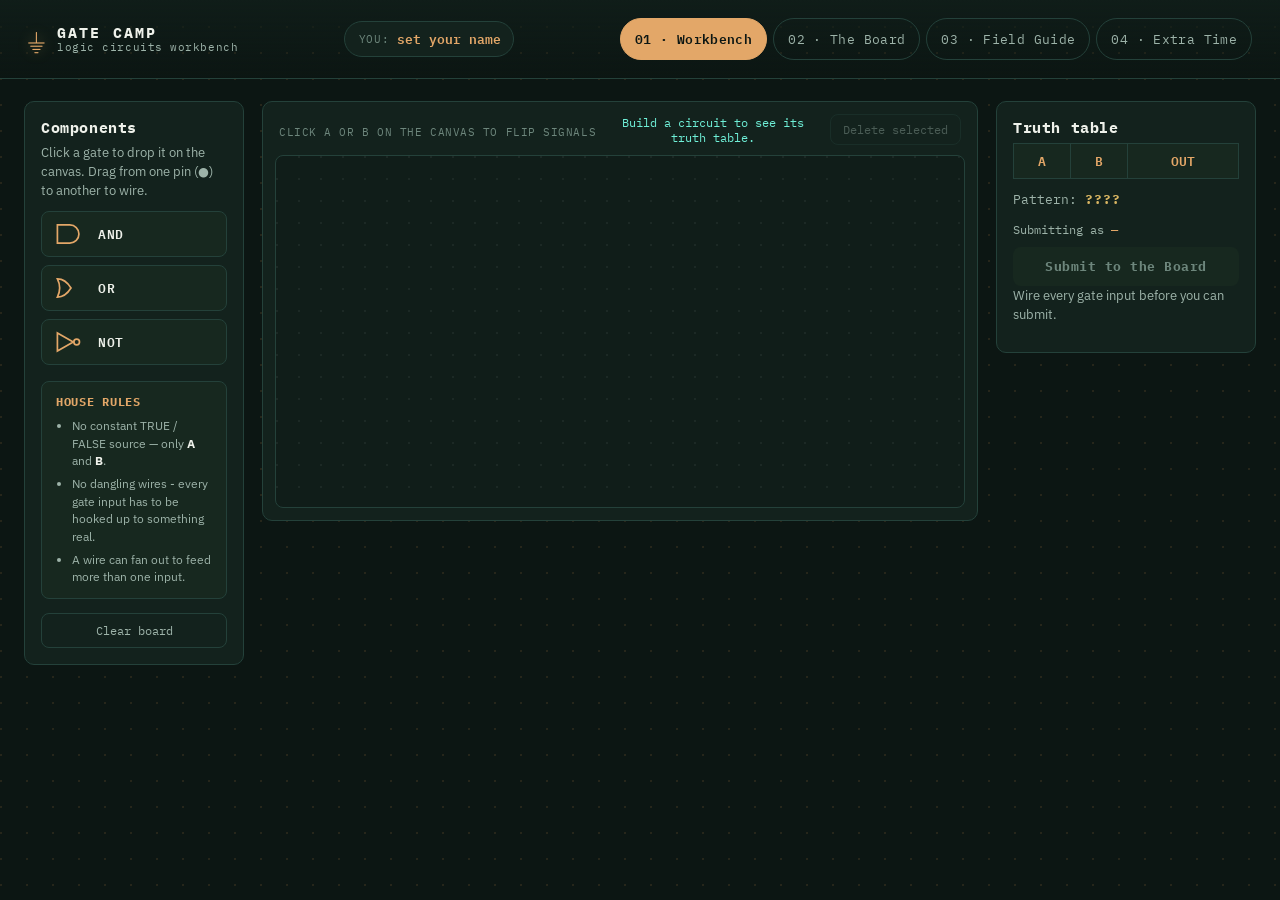
<file: index.html>
<!DOCTYPE html>
<html lang="en">
<head>
<meta charset="UTF-8">
<meta name="viewport" content="width=device-width, initial-scale=1.0">
<title>Gate Camp — Logic Circuits Workbench</title>
<link rel="preconnect" href="https://fonts.googleapis.com">
<link rel="preconnect" href="https://fonts.gstatic.com" crossorigin>
<link href="https://fonts.googleapis.com/css2?family=IBM+Plex+Mono:wght@400;500;600;700&family=IBM+Plex+Sans:wght@400;500;600&display=swap" rel="stylesheet">
<link rel="stylesheet" href="style.css">
</head>
<body>
<div class="board-bg"></div>

<header class="topbar">
  <div class="brand">
    <span class="brand-mark" aria-hidden="true">⏚</span>
    <div class="brand-text">
      <span class="brand-title">GATE CAMP</span>
      <span class="brand-sub">logic circuits workbench</span>
    </div>
  </div>
  <div class="user-badge" id="user-badge">
    <span class="user-label">You:</span>
    <button type="button" id="user-name-btn" class="user-name-btn">set your name</button>
  </div>
  <nav class="tabs" role="tablist">
    <button class="tab active" data-tab="workbench" role="tab" aria-selected="true">01 · Workbench</button>
    <button class="tab" data-tab="board" role="tab" aria-selected="false">02 · The Board</button>
    <button class="tab" data-tab="guide" role="tab" aria-selected="false">03 · Field Guide</button>
    <button class="tab" data-tab="extra" role="tab" aria-selected="false">04 · Extra Time</button>
  </nav>
</header>

<main>

<!-- ===================== WORKBENCH ===================== -->
<section id="panel-workbench" class="panel active">
  <div class="wb-layout">

    <aside class="palette" aria-label="Component palette">
      <h2 class="panel-heading">Components</h2>
      <p class="panel-hint">Click a gate to drop it on the canvas. Drag from one pin (●) to another to wire.</p>
      <div class="palette-grid">
        <button class="gate-btn" data-wb="main" data-gate="AND">
          <svg viewBox="0 0 60 40" class="gate-icon"><path d="M6 4 H28 A16 16 0 0 1 28 36 H6 Z" /></svg>
          AND
        </button>
        <button class="gate-btn" data-wb="main" data-gate="OR">
          <svg viewBox="0 0 60 40" class="gate-icon"><path d="M6 4 Q20 4 30 20 Q20 36 6 36 Q14 20 6 4 Z" /></svg>
          OR
        </button>
        <button class="gate-btn" data-wb="main" data-gate="NOT">
          <svg viewBox="0 0 60 40" class="gate-icon"><path d="M6 4 L34 20 L6 36 Z" /><circle cx="40" cy="20" r="5" fill="none" stroke="currentColor" stroke-width="3"/></svg>
          NOT
        </button>
      </div>

      <div class="rules-box">
        <h3>House rules</h3>
        <ul>
          <li>No constant TRUE / FALSE source — only <b>A</b> and <b>B</b>.</li>
          <li>No dangling wires - every gate input has to be hooked up to something real.</li>
          <li>A wire can fan out to feed more than one input.</li>
        </ul>
      </div>

      <button id="clear-btn" class="ghost-btn">Clear board</button>
    </aside>

    <div class="canvas-wrap">
      <div class="canvas-toolbar">
        <div class="switches">
          <span class="switches-label">Click A or B on the canvas to flip signals</span>
        </div>
        <div class="status" id="status-msg">Build a circuit to see its truth table.</div>
        <button id="delete-selected-btn" class="ghost-btn small" disabled>Delete selected</button>
      </div>
      <svg id="wb-svg" viewBox="0 0 900 460" preserveAspectRatio="xMidYMid meet" aria-label="Circuit canvas"></svg>
    </div>

    <aside class="truth-panel" aria-label="Truth table">
      <h2 class="panel-heading">Truth table</h2>
      <table id="truth-table">
        <thead><tr><th>A</th><th>B</th><th>OUT</th></tr></thead>
        <tbody></tbody>
      </table>
      <div class="pattern-readout">
        Pattern: <span id="pattern-code">????</span>
      </div>
      <div class="submit-block">
        <p class="submit-as">Submitting as <strong id="submit-as-name">—</strong></p>
        <button id="submit-btn" class="primary-btn" disabled>Submit to the Board</button>
        <p id="submit-hint" class="panel-hint">Wire every gate input before you can submit.</p>
      </div>
    </aside>

  </div>
</section>

<!-- ===================== BOARD ===================== -->
<section id="panel-board" class="panel">
  <div class="board-header">
    <div>
      <h2 class="panel-heading">The Board — 16 functions of 2 variables</h2>
      <p class="panel-hint">Each card is one of the 16 two-input functions. Find a circuit, submit it — your name shows up on the card.</p>
    </div>
    <button id="reset-board-btn" class="ghost-btn">Reset board (instructor)</button>
  </div>
  <div id="board-grid" class="board-grid"></div>
</section>

<!-- ===================== GUIDE ===================== -->
<section id="panel-guide" class="panel">
  <div class="guide-wrap">
    <h2 class="panel-heading">Field guide</h2>

    <article>
      <h3>Running the session (~20 min intro)</h3>
      <p>Start with AND, OR, NOT and fan-out — one signal can branch and feed several gates. Build one nontrivial function together (XOR works well). Tell them, without proving it yet, that these three gates are enough to build <em>any</em> Boolean function.</p>
    </article>

    <article>
      <h3>The main event</h3>
      <p>There are 16 Boolean functions of two variables. Everyone hunts in the Workbench; solved ones go on the Board. Most groups land around 13/16 in an hour. The constants (all-0 and all-1) are usually last — that's normal, they're supposed to be annoying.</p>
    </article>

    <article>
      <h3>If they're flying through it</h3>
      <ul>
        <li><b>Three variables.</b> Head to tab 04 · Extra Time — six specific targets, not all 256.</li>
        <li><b>Completeness.</b> Ask why AND/OR/NOT can build any truth table. Someone will usually stumble onto the DNF idea on their own.</li>
        <li><b>De Morgan, minimality, NAND-only.</b> Good stretch questions if you have time left.</li>
      </ul>
    </article>

    <article>
      <h3>Using this in a classroom</h3>
      <p>The Board lives in your browser's storage aka no accounts. Easiest setup: one machine on the projector runs the Board; students build on their own laptops and either walk up to submit or call out their circuit. Set your name once at the top and every submission carries it.</p>
    </article>
  </div>
</section>

<!-- ===================== EXTRA TIME (3 variables) ===================== -->
<section id="panel-extra" class="panel">
  <div class="extra-header">
    <div>
      <h2 class="panel-heading">Extra Time — three variables</h2>
      <p class="panel-hint">Same gates, same logic rules, but now you have C. There are 256 functions of three inputs — we're only hunting six. Flip to the Board below when you want to see what's been found.</p>
    </div>
  </div>

  <nav class="subtabs" role="tablist" aria-label="Extra time sections">
    <button class="subtab active" data-subtab="extra-wb" role="tab" aria-selected="true">Workbench</button>
    <button class="subtab" data-subtab="extra-board" role="tab" aria-selected="false">Board</button>
  </nav>

  <div id="subpanel-extra-wb" class="subpanel active">
    <div class="wb-layout">

      <aside class="palette" aria-label="Component palette">
        <h2 class="panel-heading">Components</h2>
        <p class="panel-hint">Same deal as before — click a gate, wire the pins.</p>
        <div class="palette-grid">
          <button class="gate-btn" data-wb="extra" data-gate="AND">
            <svg viewBox="0 0 60 40" class="gate-icon"><path d="M6 4 H28 A16 16 0 0 1 28 36 H6 Z" /></svg>
            AND
          </button>
          <button class="gate-btn" data-wb="extra" data-gate="OR">
            <svg viewBox="0 0 60 40" class="gate-icon"><path d="M6 4 Q20 4 30 20 Q20 36 6 36 Q14 20 6 4 Z" /></svg>
            OR
          </button>
          <button class="gate-btn" data-wb="extra" data-gate="NOT">
            <svg viewBox="0 0 60 40" class="gate-icon"><path d="M6 4 L34 20 L6 36 Z" /><circle cx="40" cy="20" r="5" fill="none" stroke="currentColor" stroke-width="3"/></svg>
            NOT
          </button>
        </div>

        <div class="rules-box">
          <h3>House rules</h3>
          <ul>
            <li>No constant TRUE / FALSE source — only <b>A</b>, <b>B</b>, and <b>C</b>.</li>
            <li>No dangling wires. Every gate input has to be hooked up.</li>
            <li>A wire can fan out to feed more than one input.</li>
          </ul>
        </div>

        <button id="clear-btn-extra" class="ghost-btn">Clear board</button>
      </aside>

      <div class="canvas-wrap">
        <div class="canvas-toolbar">
          <div class="switches">
            <span class="switches-label">Click A, B, or C on the canvas to flip signals</span>
          </div>
          <div class="status" id="status-msg-extra">Build a circuit to see its truth table.</div>
          <button id="delete-selected-btn-extra" class="ghost-btn small" disabled>Delete selected</button>
        </div>
        <svg id="wb-svg-extra" viewBox="0 0 900 460" preserveAspectRatio="xMidYMid meet" aria-label="Three-variable circuit canvas"></svg>
      </div>

      <aside class="truth-panel" aria-label="Truth table">
        <h2 class="panel-heading">Truth table</h2>
        <table id="truth-table-extra" class="truth-table-compact">
          <thead><tr><th>A</th><th>B</th><th>C</th><th>OUT</th></tr></thead>
          <tbody></tbody>
        </table>
        <div class="pattern-readout">
          Pattern: <span id="pattern-code-extra">????????</span>
        </div>
        <div class="submit-block">
          <p class="submit-as">Submitting as <strong id="submit-as-name-extra">—</strong></p>
          <button id="submit-btn-extra" class="primary-btn" disabled>Submit to the Board</button>
          <p id="submit-hint-extra" class="panel-hint">Wire every gate input before you can submit.</p>
        </div>
      </aside>

    </div>
  </div>

  <div id="subpanel-extra-board" class="subpanel">
    <div class="board-header">
      <div>
        <h2 class="panel-heading">Extra Time Board — six targets</h2>
        <p class="panel-hint">These are the ones I liked if you finish the 16 early. Your name sticks to whatever you submit!</p>
      </div>
      <button id="reset-board-btn-extra" class="ghost-btn">Reset board (instructor)</button>
    </div>
    <div id="board-grid-extra" class="board-grid"></div>
  </div>
</section>

</main>

<div id="toast" class="toast" role="status" aria-live="polite"></div>

<!-- Username modal -->
<div id="username-modal" class="modal hidden" role="dialog" aria-modal="true" aria-labelledby="username-modal-title">
  <div class="modal-card modal-card-sm">
    <h3 id="username-modal-title">What's your name?</h3>
    <p class="panel-hint">Pick something your instructor will recognize. It gets saved on this browser and goes on every Board submission.</p>
    <form id="username-form">
      <input id="username-input" type="text" placeholder="e.g. Maria, Team 3, etc." maxlength="24" autocomplete="nickname" required>
      <button type="submit" class="primary-btn">Save</button>
    </form>
  </div>
</div>

<!-- Read-only circuit viewer modal -->
<div id="viewer-modal" class="modal hidden" role="dialog" aria-modal="true">
  <div class="modal-card">
    <button id="viewer-close" class="modal-close" aria-label="Close">×</button>
    <h3 id="viewer-title"></h3>
    <svg id="viewer-svg" viewBox="0 0 900 460" preserveAspectRatio="xMidYMid meet"></svg>
    <table id="viewer-table" class="mini-table"></table>
  </div>
</div>

<script src="script.js"></script>
</body>
</html>
</file>
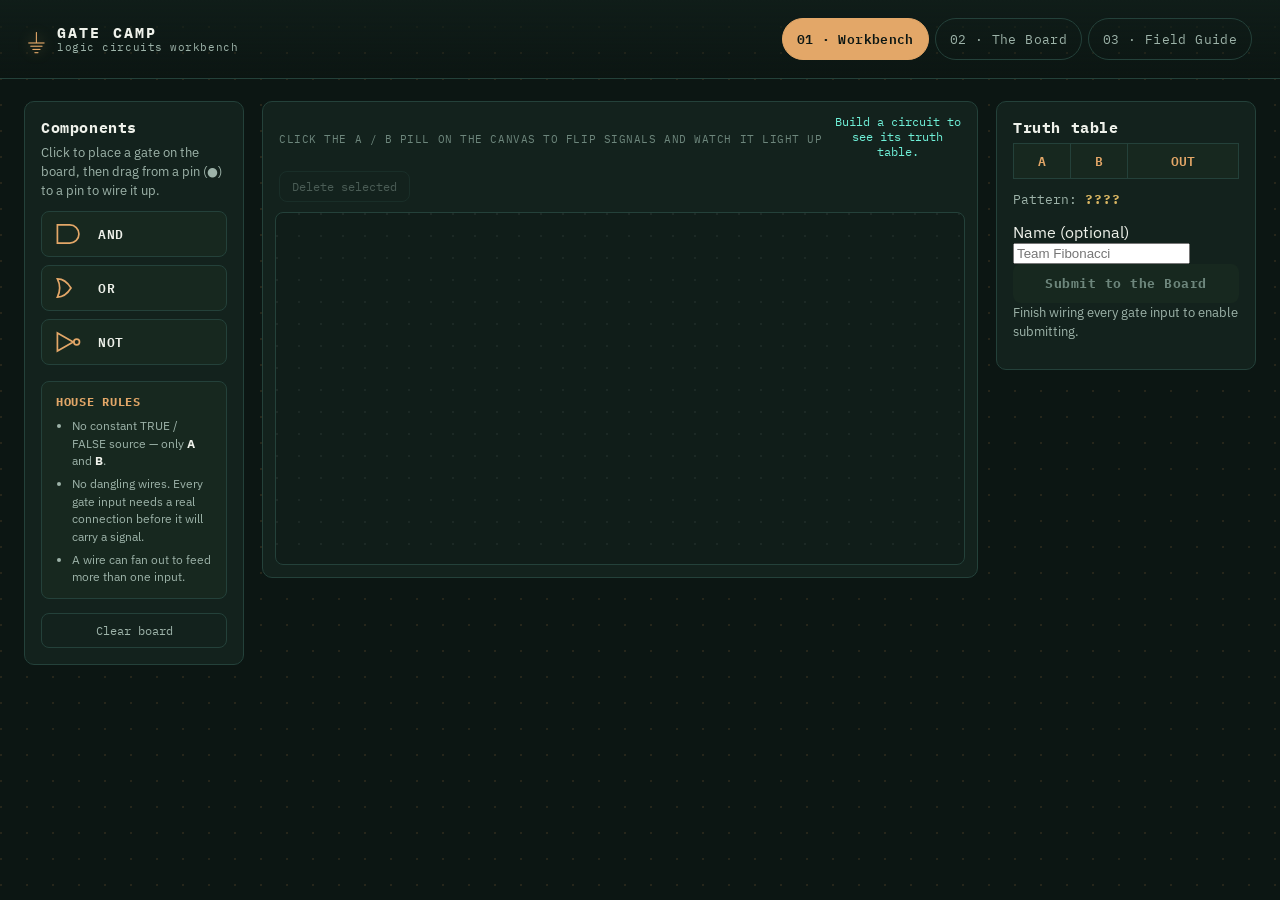
<file: index_1.html>
<!DOCTYPE html>
<html lang="en">
<head>
<meta charset="UTF-8">
<meta name="viewport" content="width=device-width, initial-scale=1.0">
<title>Gate Camp — Logic Circuits Workbench</title>
<link rel="preconnect" href="https://fonts.googleapis.com">
<link rel="preconnect" href="https://fonts.gstatic.com" crossorigin>
<link href="https://fonts.googleapis.com/css2?family=IBM+Plex+Mono:wght@400;500;600;700&family=IBM+Plex+Sans:wght@400;500;600&display=swap" rel="stylesheet">
<link rel="stylesheet" href="style.css">
</head>
<body>
<div class="board-bg"></div>

<header class="topbar">
  <div class="brand">
    <span class="brand-mark" aria-hidden="true">⏚</span>
    <div class="brand-text">
      <span class="brand-title">GATE CAMP</span>
      <span class="brand-sub">logic circuits workbench</span>
    </div>
  </div>
  <nav class="tabs" role="tablist">
    <button class="tab active" data-tab="workbench" role="tab" aria-selected="true">01 · Workbench</button>
    <button class="tab" data-tab="board" role="tab" aria-selected="false">02 · The Board</button>
    <button class="tab" data-tab="guide" role="tab" aria-selected="false">03 · Field Guide</button>
  </nav>
</header>

<main>

<!-- ===================== WORKBENCH ===================== -->
<section id="panel-workbench" class="panel active">
  <div class="wb-layout">

    <aside class="palette" aria-label="Component palette">
      <h2 class="panel-heading">Components</h2>
      <p class="panel-hint">Click to place a gate on the board, then drag from a pin (●) to a pin to wire it up.</p>
      <div class="palette-grid">
        <button class="gate-btn" data-gate="AND">
          <svg viewBox="0 0 60 40" class="gate-icon"><path d="M6 4 H28 A16 16 0 0 1 28 36 H6 Z" /></svg>
          AND
        </button>
        <button class="gate-btn" data-gate="OR">
          <svg viewBox="0 0 60 40" class="gate-icon"><path d="M6 4 Q20 4 30 20 Q20 36 6 36 Q14 20 6 4 Z" /></svg>
          OR
        </button>
        <button class="gate-btn" data-gate="NOT">
          <svg viewBox="0 0 60 40" class="gate-icon"><path d="M6 4 L34 20 L6 36 Z" /><circle cx="40" cy="20" r="5" fill="none" stroke="currentColor" stroke-width="3"/></svg>
          NOT
        </button>
      </div>

      <div class="rules-box">
        <h3>House rules</h3>
        <ul>
          <li>No constant TRUE / FALSE source — only <b>A</b> and <b>B</b>.</li>
          <li>No dangling wires. Every gate input needs a real connection before it will carry a signal.</li>
          <li>A wire can fan out to feed more than one input.</li>
        </ul>
      </div>

      <button id="clear-btn" class="ghost-btn">Clear board</button>
    </aside>

    <div class="canvas-wrap">
      <div class="canvas-toolbar">
        <div class="switches">
          <span class="switches-label">Click the A / B pill on the canvas to flip signals and watch it light up</span>
        </div>
        <div class="status" id="status-msg">Build a circuit to see its truth table.</div>
        <button id="delete-selected-btn" class="ghost-btn small" disabled>Delete selected</button>
      </div>
      <svg id="wb-svg" viewBox="0 0 900 460" preserveAspectRatio="xMidYMid meet" aria-label="Circuit canvas"></svg>
    </div>

    <aside class="truth-panel" aria-label="Truth table">
      <h2 class="panel-heading">Truth table</h2>
      <table id="truth-table">
        <thead><tr><th>A</th><th>B</th><th>OUT</th></tr></thead>
        <tbody></tbody>
      </table>
      <div class="pattern-readout">
        Pattern: <span id="pattern-code">????</span>
      </div>
      <div class="submit-block">
        <label for="student-name">Name (optional)</label>
        <input id="student-name" type="text" placeholder="Team Fibonacci" maxlength="24">
        <button id="submit-btn" class="primary-btn" disabled>Submit to the Board</button>
        <p id="submit-hint" class="panel-hint">Finish wiring every gate input to enable submitting.</p>
      </div>
    </aside>

  </div>
</section>

<!-- ===================== BOARD ===================== -->
<section id="panel-board" class="panel">
  <div class="board-header">
    <div>
      <h2 class="panel-heading">The Board — 16 functions of 2 variables</h2>
      <p class="panel-hint">Every function of A and B has exactly one row-pattern below. Find a circuit, submit it, claim the slot. There's room for more than one solution per slot — the board keeps a gallery.</p>
    </div>
    <button id="reset-board-btn" class="ghost-btn">Reset board (instructor)</button>
  </div>
  <div id="board-grid" class="board-grid"></div>
</section>

<!-- ===================== GUIDE ===================== -->
<section id="panel-guide" class="panel">
  <div class="guide-wrap">
    <h2 class="panel-heading">Field guide &amp; extensions</h2>

    <article>
      <h3>Running the session (~20 min intro)</h3>
      <p>Introduce AND, OR, NOT and the idea that a wire can <em>fan out</em> — one signal, copied to feed several gates. Build one function together as a group (XOR is a good pick, or one of the NAND/NOR family) and state, without proof, that circuits built from these three gates can realize <em>any</em> Boolean function of any number of variables.</p>
    </article>

    <article>
      <h3>The main event</h3>
      <p>There are 16 Boolean functions of two variables. Send everyone to the Workbench to hunt for circuits. As each function falls, it gets submitted to the Board. A typical class lands somewhere around 13 of the 16 — a few of the stragglers (looking at you, constant TRUE and constant FALSE) take real cleverness once you're not allowed a free constant gate or a dangling wire.</p>
    </article>

    <article>
      <h3>Scaling up if it's going fast</h3>
      <ul>
        <li><b>Three variables.</b> There are 256 functions of three variables — nobody needs to find all of them, but ask for a specific handful: majority vote, "exactly one is true," a 1-bit full adder's carry-out.</li>
        <li><b>Completeness, for real this time.</b> Ask the class to sketch why AND/OR/NOT can build <em>any</em> truth table — the disjunctive normal form idea (OR together one AND-term per row where the output is 1) falls out naturally once they've been hand-building circuits for an hour.</li>
        <li><b>Laws of circuits.</b> De Morgan's laws (NOT(A AND B) = (NOT A) OR (NOT B), and its dual), associativity and distributivity of AND/OR, double negation. Have them verify a law by building both sides and checking the truth tables agree.</li>
        <li><b>Minimality.</b> Which of the 16 functions can be built with the fewest gates? Is NAND alone enough for everything? (Yes — that's worth a "why" discussion.)</li>
      </ul>
    </article>

    <article>
      <h3>Using this tool live</h3>
      <p>The Board is stored per-browser. For a single shared classroom display, keep one browser tab open on the projector's machine and have students call out or walk up to submit — or open the Workbench on their own laptops and just narrate their pattern and gate count to whoever is driving the Board. There's no server behind this, on purpose: it's a static page, easy to host and easy to trust.</p>
    </article>
  </div>
</section>

</main>

<div id="toast" class="toast" role="status" aria-live="polite"></div>

<!-- Read-only circuit viewer modal -->
<div id="viewer-modal" class="modal hidden" role="dialog" aria-modal="true">
  <div class="modal-card">
    <button id="viewer-close" class="modal-close" aria-label="Close">×</button>
    <h3 id="viewer-title"></h3>
    <svg id="viewer-svg" viewBox="0 0 900 460" preserveAspectRatio="xMidYMid meet"></svg>
    <table id="viewer-table" class="mini-table"></table>
  </div>
</div>

<script src="script.js"></script>
</body>
</html>
</file>
<file: style.css>
:root{
  --bg: #0c1613;
  --bg-2: #101d19;
  --panel: #13221d;
  --panel-2: #17281f;
  --line: #24413a;
  --copper: #c98a4b;
  --copper-bright: #e3a768;
  --gold: #d8b562;
  --signal-on: #6ff0d8;
  --signal-on-glow: rgba(111,240,216,.55);
  --signal-off: #3c5a52;
  --text: #eef1ea;
  --text-dim: #9db3a9;
  --text-faint: #6d867c;
  --danger: #e07a5f;
  --radius: 10px;
  --mono: 'IBM Plex Mono', ui-monospace, monospace;
  --sans: 'IBM Plex Sans', system-ui, sans-serif;
}

*{box-sizing:border-box;}
html,body{height:100%;}
body{
  margin:0;
  background:var(--bg);
  color:var(--text);
  font-family:var(--sans);
  min-height:100vh;
  position:relative;
}

.board-bg{
  position:fixed; inset:0; z-index:-1;
  background-image:
    radial-gradient(circle at 1px 1px, rgba(201,138,75,.14) 1px, transparent 1.4px);
  background-size:26px 26px;
  background-color:var(--bg);
}

/* ---------- topbar ---------- */
.topbar{
  display:flex; align-items:center; justify-content:space-between;
  padding:18px 28px;
  border-bottom:1px solid var(--line);
  background:linear-gradient(180deg, var(--bg-2), transparent);
  flex-wrap:wrap; gap:14px;
}
@media (max-width:900px){
  .topbar{flex-direction:column; align-items:flex-start;}
}
.brand{display:flex; align-items:center; gap:12px;}
.brand-mark{
  font-size:28px; color:var(--copper-bright);
  text-shadow:0 0 14px rgba(216,181,98,.4);
}
.brand-text{display:flex; flex-direction:column; line-height:1.15;}
.brand-title{font-family:var(--mono); font-weight:700; letter-spacing:.14em; font-size:15px;}
.brand-sub{font-family:var(--mono); font-size:11px; color:var(--text-dim); letter-spacing:.05em;}

.user-badge{
  display:flex; align-items:center; gap:8px;
  background:var(--panel); border:1px solid var(--line); border-radius:999px;
  padding:6px 12px 6px 14px;
}
.user-label{font-family:var(--mono); font-size:11px; color:var(--text-faint); text-transform:uppercase; letter-spacing:.05em;}
.user-name-btn{
  background:none; border:none; color:var(--copper-bright); font-family:var(--mono);
  font-size:12.5px; font-weight:600; cursor:pointer; padding:0;
}
.user-name-btn:hover{color:var(--gold); text-decoration:underline;}

.tabs{display:flex; gap:6px; flex-wrap:wrap;}
.tab{
  font-family:var(--mono); font-size:12.5px; letter-spacing:.03em;
  background:transparent; color:var(--text-dim); border:1px solid var(--line);
  padding:9px 14px; border-radius:999px; cursor:pointer;
  transition:all .15s ease;
}
.tab:hover{ color:var(--text); border-color:var(--copper);}
.tab.active{ color:var(--bg); background:var(--copper-bright); border-color:var(--copper-bright); font-weight:600;}
.tab:focus-visible, button:focus-visible, input:focus-visible{
  outline:2px solid var(--signal-on); outline-offset:2px;
}

main{max-width:1360px; margin:0 auto; padding:22px 24px 60px;}
.panel{display:none;}
.panel.active{display:block; animation:fadein .25s ease;}
@keyframes fadein{from{opacity:0; transform:translateY(4px);} to{opacity:1; transform:none;}}

.panel-heading{
  font-family:var(--mono); font-size:15px; letter-spacing:.04em;
  margin:0 0 6px; color:var(--text);
}
.panel-hint{font-size:12.5px; color:var(--text-dim); line-height:1.5; margin:0 0 12px;}

/* ---------- workbench layout ---------- */
.wb-layout{
  display:grid;
  grid-template-columns:220px 1fr 260px;
  gap:18px;
  align-items:start;
}
@media (max-width:1050px){
  .wb-layout{grid-template-columns:1fr;}
}

.palette, .truth-panel{
  background:var(--panel); border:1px solid var(--line); border-radius:var(--radius);
  padding:16px;
}

.palette-grid{display:flex; flex-direction:column; gap:8px; margin-bottom:16px;}
.gate-btn{
  display:flex; align-items:center; gap:10px;
  background:var(--panel-2); border:1px solid var(--line); color:var(--text);
  font-family:var(--mono); font-weight:600; font-size:13px; letter-spacing:.05em;
  padding:10px 12px; border-radius:8px; cursor:pointer; text-align:left;
  transition:border-color .15s ease, transform .1s ease;
}
.gate-btn:hover{border-color:var(--copper-bright); transform:translateY(-1px);}
.gate-icon{width:34px; height:24px; color:var(--copper-bright); flex-shrink:0;}
.gate-icon path{fill:none; stroke:currentColor; stroke-width:3;}

.rules-box{
  background:var(--panel-2); border:1px solid var(--line); border-radius:8px;
  padding:12px 14px; margin-bottom:14px;
}
.rules-box h3{font-family:var(--mono); font-size:11.5px; letter-spacing:.06em; margin:0 0 8px; color:var(--copper-bright); text-transform:uppercase;}
.rules-box ul{margin:0; padding-left:16px; display:flex; flex-direction:column; gap:6px;}
.rules-box li{font-size:12px; color:var(--text-dim); line-height:1.45;}
.rules-box b{color:var(--text);}

.ghost-btn{
  width:100%; background:transparent; border:1px solid var(--line); color:var(--text-dim);
  font-family:var(--mono); font-size:12px; padding:9px; border-radius:8px; cursor:pointer;
  transition:all .15s ease;
}
.ghost-btn:hover:not(:disabled){border-color:var(--danger); color:var(--danger);}
.ghost-btn.small{width:auto; padding:7px 12px;}
.ghost-btn:disabled{opacity:.4; cursor:not-allowed;}

.canvas-wrap{
  background:var(--panel); border:1px solid var(--line); border-radius:var(--radius);
  padding:12px; display:flex; flex-direction:column; gap:10px;
}
.canvas-toolbar{
  display:flex; align-items:center; justify-content:space-between; gap:12px; flex-wrap:wrap;
  padding:0 4px;
}
.switches-label{font-family:var(--mono); font-size:11px; color:var(--text-faint); letter-spacing:.05em; text-transform:uppercase;}
.status{
  font-family:var(--mono); font-size:12px; color:var(--signal-on); flex:1; text-align:center;
}

#wb-svg{
  width:100%; height:auto; aspect-ratio:900/460;
  background:
    radial-gradient(circle at 1px 1px, rgba(255,255,255,.05) 1px, transparent 1.4px) 0 0/22px 22px,
    var(--bg-2);
  border-radius:8px; border:1px solid var(--line);
  cursor:default;
  touch-action:none;
}

/* svg elements */
.node-body{fill:var(--panel-2); stroke:var(--line); stroke-width:2; transition:stroke .15s ease;}
.node-body.selected{stroke:var(--copper-bright); stroke-width:2.5;}
.node-body.on{stroke:var(--signal-on);}
.node-label{fill:var(--text); font-family:var(--mono); font-size:13px; font-weight:600; text-anchor:middle; dominant-baseline:middle; pointer-events:none;}
.node-sub{fill:var(--text-faint); font-family:var(--mono); font-size:9px; text-anchor:middle; pointer-events:none;}
.gate-node{cursor:grab;}
.gate-node:active{cursor:grabbing;}
.src-node .node-body{fill:var(--panel-2);}
.src-node.on .node-body{fill:rgba(111,240,216,.18);}

.pin{fill:var(--signal-off); stroke:var(--bg-2); stroke-width:2; cursor:crosshair; transition:fill .12s ease, r .12s ease;}
.pin:hover{r:8; fill:var(--copper-bright);}
.pin.on{fill:var(--signal-on);}
.pin.pending{fill:var(--copper-bright); r:8;}

.wire{fill:none; stroke:var(--signal-off); stroke-width:3; stroke-linecap:round; cursor:pointer; transition:stroke .12s ease;}
.wire.on{stroke:var(--signal-on); filter:drop-shadow(0 0 4px var(--signal-on-glow));}
.wire.selected{stroke:var(--copper-bright); stroke-dasharray:6 4;}
.wire-hit{fill:none; stroke:transparent; stroke-width:14; cursor:pointer;}
.wire-ghost{fill:none; stroke:var(--copper-bright); stroke-width:2.5; stroke-dasharray:5 5; pointer-events:none;}

.out-led{fill:var(--signal-off); stroke:var(--line); stroke-width:2; transition:fill .12s ease;}
.out-led.on{fill:var(--signal-on); filter:drop-shadow(0 0 8px var(--signal-on-glow));}

/* truth table */
#truth-table{width:100%; border-collapse:collapse; font-family:var(--mono); font-size:13px; margin-bottom:12px;}
#truth-table th, #truth-table td{
  border:1px solid var(--line); padding:6px 4px; text-align:center;
}
#truth-table th{color:var(--copper-bright); font-weight:600; background:var(--panel-2);}
#truth-table td.val-1{color:var(--signal-on); font-weight:700;}
#truth-table td.val-0{color:var(--text-dim);}
#truth-table td.val-null{color:var(--text-faint);}
.truth-table-compact{font-size:11.5px;}
.truth-table-compact th, .truth-table-compact td{padding:4px 2px;}

.pattern-readout{font-family:var(--mono); font-size:13px; margin-bottom:14px; color:var(--text-dim);}
#pattern-code{color:var(--gold); font-weight:700; letter-spacing:.08em;}

.submit-as{font-family:var(--mono); font-size:12px; color:var(--text-dim); margin:0 0 10px;}
.submit-as strong{color:var(--copper-bright);}
.primary-btn{
  width:100%; background:var(--copper-bright); color:#12211c; border:none;
  font-family:var(--mono); font-weight:700; font-size:13px; letter-spacing:.04em;
  padding:11px; border-radius:8px; cursor:pointer; transition:transform .1s ease, background .15s ease;
}
.primary-btn:hover:not(:disabled){background:var(--gold); transform:translateY(-1px);}
.primary-btn:disabled{background:var(--panel-2); color:var(--text-faint); cursor:not-allowed;}

/* ---------- board ---------- */
.sync-badge{
  display:inline-flex; align-items:center; gap:6px;
  font-family:var(--mono); font-size:10.5px; font-weight:500; letter-spacing:.04em;
  color:var(--text-faint); vertical-align:middle; margin-left:10px;
}
.sync-badge::before{
  content:""; width:7px; height:7px; border-radius:50%;
  background:var(--text-faint); flex-shrink:0;
}
.sync-badge.live{color:var(--signal-on);}
.sync-badge.live::before{background:var(--signal-on); box-shadow:0 0 6px var(--signal-on-glow);}
.sync-badge.error{color:var(--danger);}
.sync-badge.error::before{background:var(--danger);}

.board-header{display:flex; align-items:flex-start; justify-content:space-between; gap:20px; flex-wrap:wrap; margin-bottom:18px;}
.board-grid{
  display:grid; grid-template-columns:repeat(auto-fill, minmax(230px,1fr)); gap:14px;
}
.board-card{
  background:var(--panel); border:1px solid var(--line); border-radius:var(--radius);
  padding:14px; display:flex; flex-direction:column; gap:10px;
}
.board-card.solved{border-color:var(--copper); box-shadow:0 0 0 1px rgba(201,138,75,.15) inset;}
.card-top{display:flex; align-items:center; justify-content:space-between;}
.card-pattern{font-family:var(--mono); font-size:11px; color:var(--text-faint); letter-spacing:.1em;}
.card-name{font-family:var(--mono); font-size:14px; font-weight:700; color:var(--text);}
.card-name.unsolved{color:var(--text-faint); font-weight:500;}
.mini-table{width:100%; border-collapse:collapse; font-family:var(--mono); font-size:11px;}
.mini-table th, .mini-table td{border:1px solid var(--line); padding:3px 2px; text-align:center;}
.mini-table th{color:var(--text-faint); font-weight:500;}
.mini-table td.val-1{color:var(--signal-on);}
.mini-table td.val-0{color:var(--text-dim);}
.card-solutions{display:flex; flex-direction:column; gap:6px;}
.solution-row{
  display:flex; align-items:center; justify-content:space-between;
  background:var(--panel-2); border-radius:6px; padding:6px 9px; font-size:12px;
}
.solution-row button{
  background:none; border:1px solid var(--line); color:var(--text-dim); font-family:var(--mono);
  font-size:10.5px; padding:3px 8px; border-radius:6px; cursor:pointer;
}
.solution-row button:hover{border-color:var(--copper-bright); color:var(--copper-bright);}
.card-empty{font-size:11.5px; color:var(--text-faint); font-style:italic;}

/* ---------- guide ---------- */
.guide-wrap{max-width:820px;}
.guide-wrap article{margin-bottom:26px;}
.guide-wrap h3{font-family:var(--mono); font-size:14px; color:var(--copper-bright); margin:0 0 8px;}
.guide-wrap p, .guide-wrap li{font-size:14px; line-height:1.65; color:var(--text-dim);}
.guide-wrap b{color:var(--text);}
.guide-wrap ul{padding-left:20px; display:flex; flex-direction:column; gap:8px;}

/* ---------- extra time ---------- */
.extra-header{margin-bottom:16px;}
.subtabs{display:flex; gap:6px; margin-bottom:18px;}
.subtab{
  font-family:var(--mono); font-size:12px; letter-spacing:.03em;
  background:var(--panel); color:var(--text-dim); border:1px solid var(--line);
  padding:8px 16px; border-radius:8px; cursor:pointer; transition:all .15s ease;
}
.subtab:hover{color:var(--text); border-color:var(--copper);}
.subtab.active{color:var(--text); background:var(--panel-2); border-color:var(--copper-bright); font-weight:600;}
.subpanel{display:none;}
.subpanel.active{display:block; animation:fadein .25s ease;}

/* ---------- username modal ---------- */
.modal-card-sm{max-width:400px;}
.modal-card-sm h3{font-family:var(--mono); font-size:15px; margin:0 0 8px;}
#username-form{display:flex; flex-direction:column; gap:10px; margin-top:14px;}
#username-input{
  width:100%; background:var(--panel-2); border:1px solid var(--line); color:var(--text);
  padding:10px 12px; border-radius:7px; font-family:var(--sans); font-size:14px;
}

/* ---------- toast ---------- */
.toast{
  position:fixed; bottom:22px; left:50%; transform:translateX(-50%) translateY(20px);
  background:var(--panel-2); border:1px solid var(--copper); color:var(--text);
  font-family:var(--mono); font-size:12.5px; padding:10px 16px; border-radius:8px;
  opacity:0; pointer-events:none; transition:all .2s ease; z-index:50;
}
.toast.show{opacity:1; transform:translateX(-50%) translateY(0);}

/* ---------- modal ---------- */
.modal{
  position:fixed; inset:0; background:rgba(6,12,10,.75); display:flex;
  align-items:center; justify-content:center; z-index:100; padding:20px;
}
.modal.hidden{display:none;}
.modal-card{
  background:var(--panel); border:1px solid var(--line); border-radius:var(--radius);
  padding:20px; max-width:700px; width:100%; max-height:90vh; overflow:auto; position:relative;
}
.modal-close{
  position:absolute; top:12px; right:14px; background:none; border:none; color:var(--text-dim);
  font-size:22px; cursor:pointer; line-height:1;
}
.modal-close:hover{color:var(--danger);}
#viewer-title{font-family:var(--mono); font-size:14px; margin:0 26px 12px 0;}
#viewer-svg{width:100%; height:auto; aspect-ratio:900/460; background:var(--bg-2); border-radius:8px; border:1px solid var(--line); margin-bottom:12px;}
</file>
